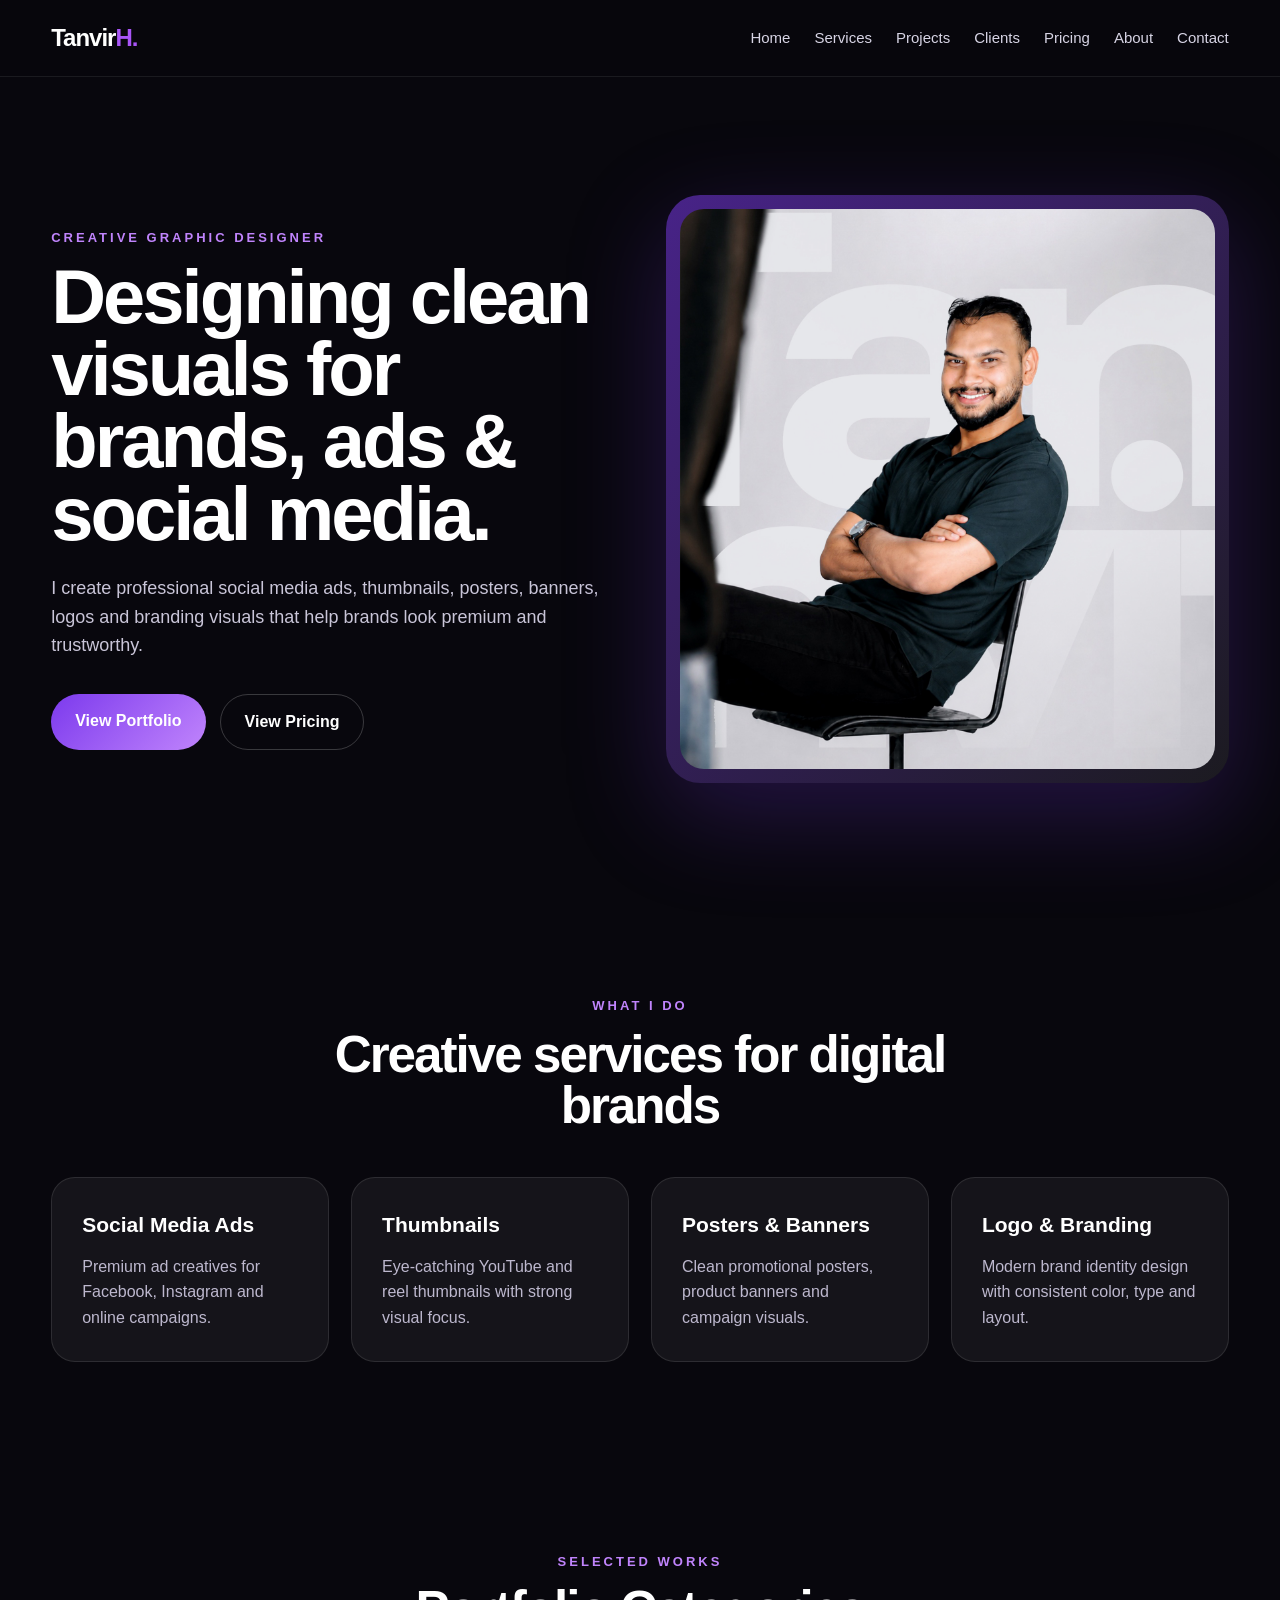
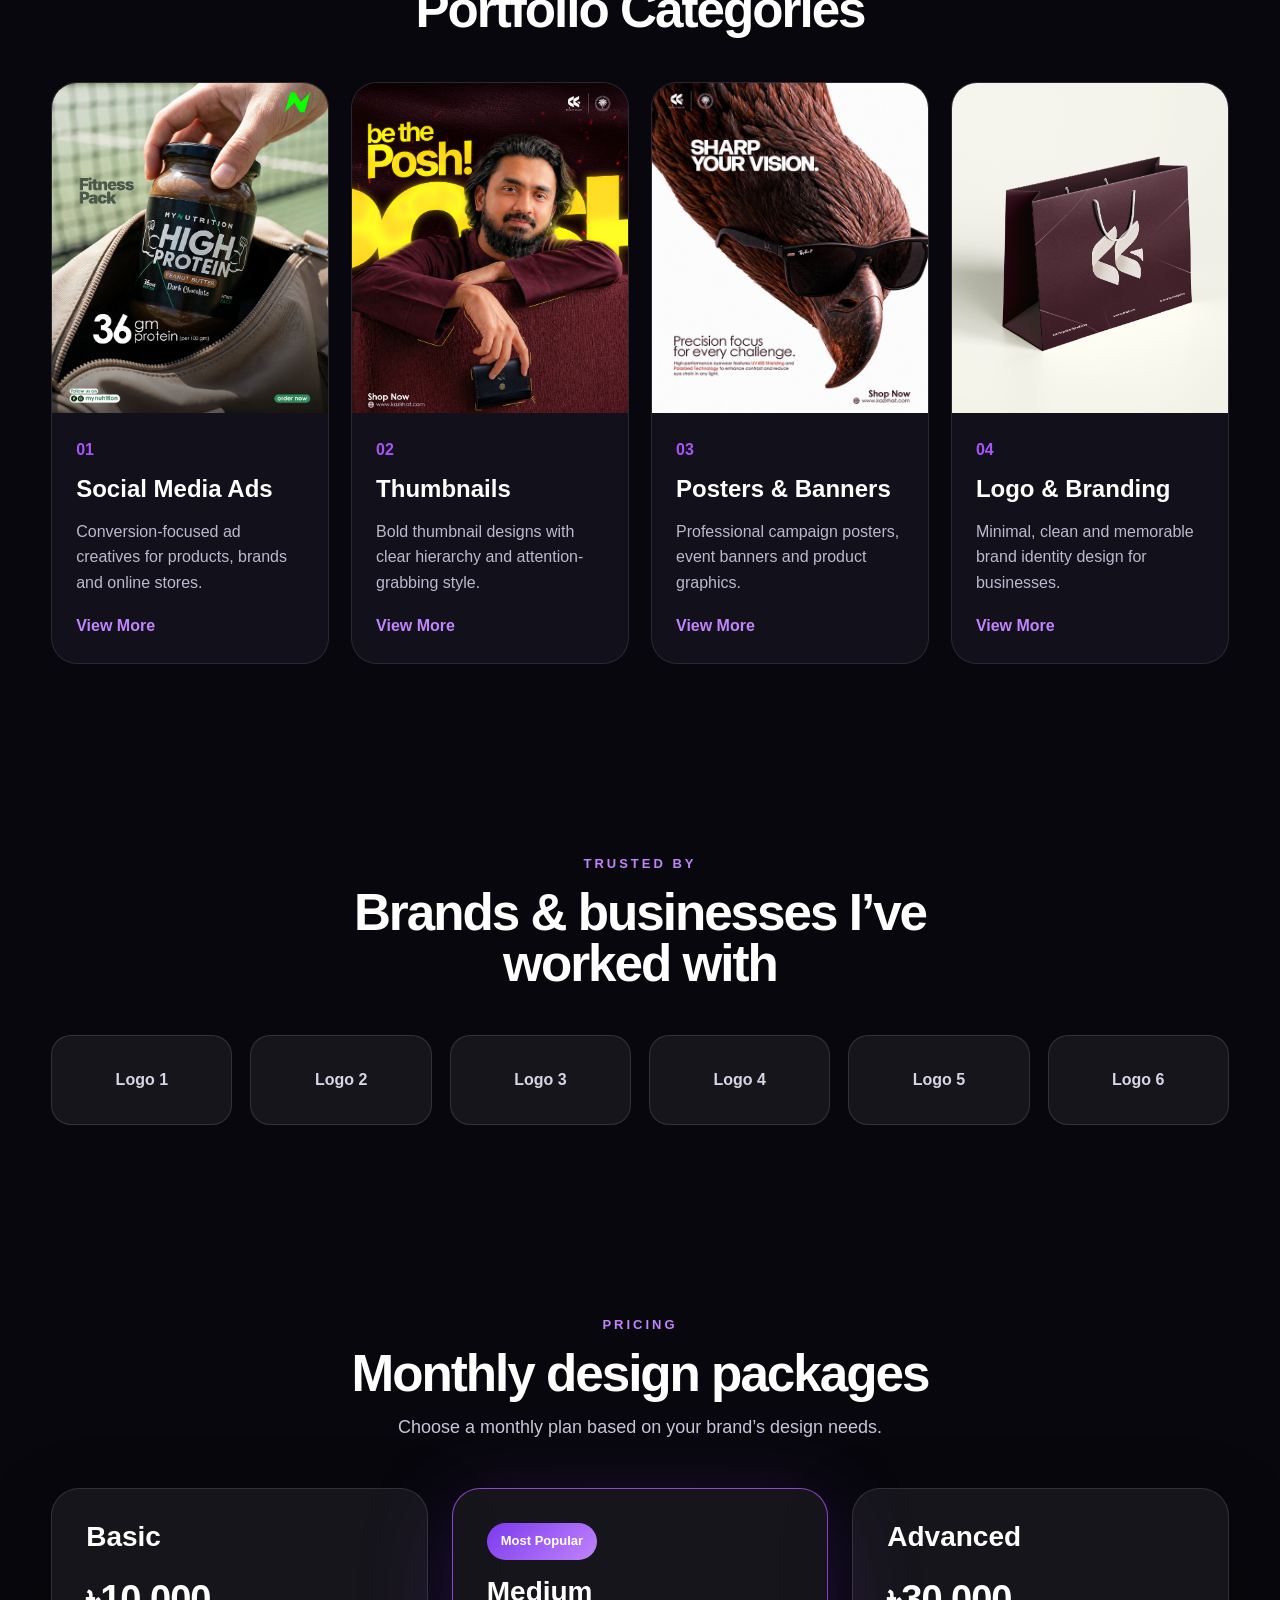
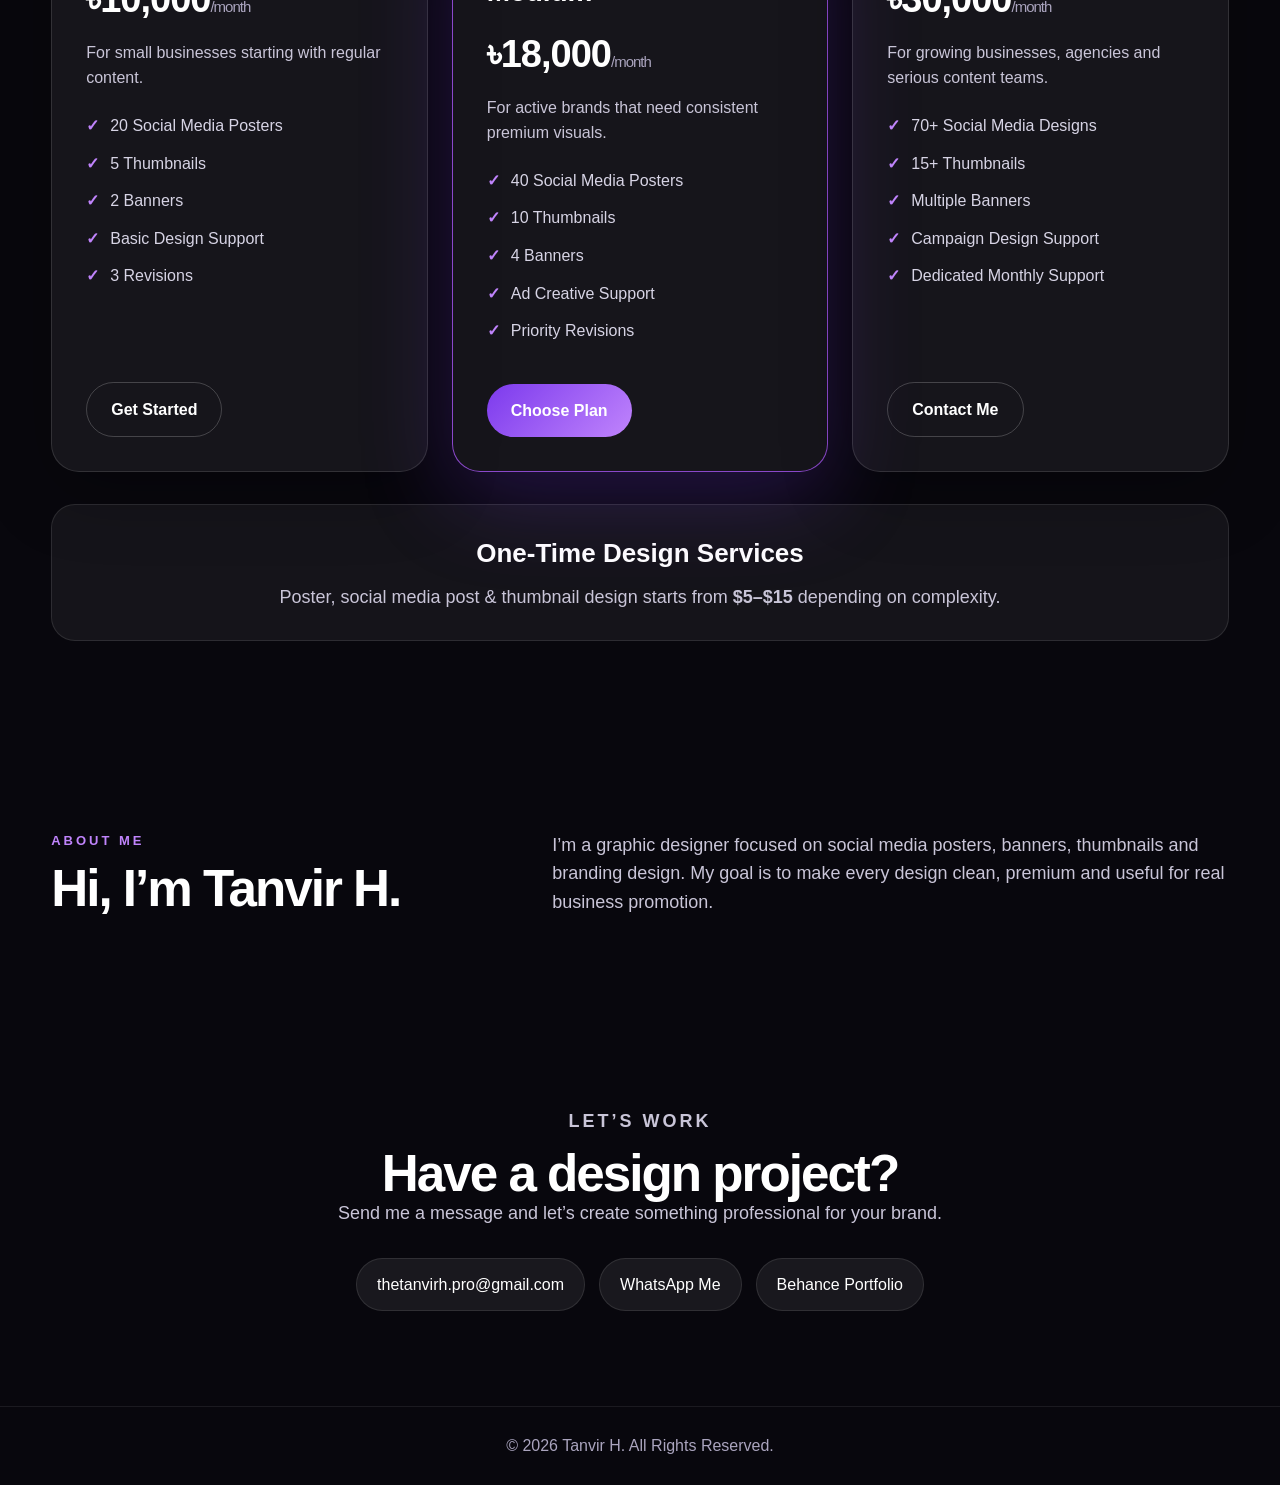
<file: index.html>
<!DOCTYPE html>
<html lang="en">
<head>
  <meta charset="UTF-8" />
  <meta name="viewport" content="width=device-width, initial-scale=1.0" />
  <title>Tanvir H. | Graphic Designer Portfolio</title>
  <link rel="stylesheet" href="style.css" />
</head>
<body>
  <header class="header">
    <nav class="navbar">
      <a href="#home" class="logo">Tanvir<span>H.</span></a>
      <div class="nav-links">
        <a href="#home">Home</a>
        <a href="#services">Services</a>
        <a href="#projects">Projects</a>
        <a href="#clients">Clients</a>
        <a href="#pricing">Pricing</a>
        <a href="#about">About</a>
        <a href="#contact">Contact</a>
      </div>
    </nav>
  </header>

  <main>
    <section id="home" class="hero">
      <div class="hero-content">
        <p class="eyebrow">Creative Graphic Designer</p>
        <h1>Designing clean visuals for brands, ads & social media.</h1>
        <p class="hero-text">I create professional social media ads, thumbnails, posters, banners, logos and branding visuals that help brands look premium and trustworthy.</p>
        <div class="hero-buttons">
          <a href="#projects" class="btn primary">View Portfolio</a>
          <a href="#pricing" class="btn secondary">View Pricing</a>
        </div>
      </div>
      <div class="hero-visual">
        <img src="assets/Tanvir h.jpg" alt="Tanvir H portfolio banner" />
      </div>
    </section>

    <section id="services" class="section">
      <div class="section-heading">
        <p class="eyebrow">What I Do</p>
        <h2>Creative services for digital brands</h2>
      </div>
      <div class="service-grid">
        <div class="service-card">
          <h3>Social Media Ads</h3>
          <p>Premium ad creatives for Facebook, Instagram and online campaigns.</p>
        </div>
        <div class="service-card">
          <h3>Thumbnails</h3>
          <p>Eye-catching YouTube and reel thumbnails with strong visual focus.</p>
        </div>
        <div class="service-card">
          <h3>Posters & Banners</h3>
          <p>Clean promotional posters, product banners and campaign visuals.</p>
        </div>
        <div class="service-card">
          <h3>Logo & Branding</h3>
          <p>Modern brand identity design with consistent color, type and layout.</p>
        </div>
      </div>
    </section>

    <section id="projects" class="section projects-section">
      <div class="section-heading">
        <p class="eyebrow">Selected Works</p>
        <h2>Portfolio Categories</h2>
      </div>

      <div class="project-grid">
        <article class="project-card">
          <img src="assets/projects/high protein ap26 copy.png" alt="Social media ads design" />
          <div class="project-content">
            <span>01</span>
            <h3>Social Media Ads</h3>
            <p>Conversion-focused ad creatives for products, brands and online stores.</p>
            <a href="social-media-ads.html">View More</a>
          </div>
        </article>

        <article class="project-card">
          <img src="assets/projects/be the posh thumbnail.png" alt="Thumbnail design" />
          <div class="project-content">
            <span>02</span>
            <h3>Thumbnails</h3>
            <p>Bold thumbnail designs with clear hierarchy and attention-grabbing style.</p>
            <a href="thumbnails.html">View More</a>
          </div>
        </article>

        <article class="project-card">
          <img src="assets/projects/IMG_7320.jpeg" alt="Poster and banner design" />
          <div class="project-content">
            <span>03</span>
            <h3>Posters & Banners</h3>
            <p>Professional campaign posters, event banners and product graphics.</p>
            <a href="posters-banners.html">View More</a>
          </div>
        </article>

        <article class="project-card">
          <img src="assets/projects/kazirhat shopping Bag Mockup copy 2.png" alt="Logo and branding design" />
          <div class="project-content">
            <span>04</span>
            <h3>Logo & Branding</h3>
            <p>Minimal, clean and memorable brand identity design for businesses.</p>
            <a href="logo-branding.html">View More</a>
          </div>
        </article>
      </div>
    </section>

    <section id="clients" class="section clients-section">
      <div class="section-heading">
        <p class="eyebrow">Trusted By</p>
        <h2>Brands & businesses I’ve worked with</h2>
      </div>

      <div class="client-logo-grid">
        <div class="client-logo">Logo 1</div>
        <div class="client-logo">Logo 2</div>
        <div class="client-logo">Logo 3</div>
        <div class="client-logo">Logo 4</div>
        <div class="client-logo">Logo 5</div>
        <div class="client-logo">Logo 6</div>
      </div>
    </section>

    <section id="pricing" class="section pricing-section">
      <div class="section-heading">
        <p class="eyebrow">Pricing</p>
        <h2>Monthly design packages</h2>
        <p>Choose a monthly plan based on your brand’s design needs.</p>
      </div>

      <div class="pricing-grid">
        <div class="pricing-card">
          <h3>Basic</h3>
          <p class="price">৳10,000<span>/month</span></p>
          <p class="pricing-text">For small businesses starting with regular content.</p>
          <ul>
            <li>20 Social Media Posters</li>
            <li>5 Thumbnails</li>
            <li>2 Banners</li>
            <li>Basic Design Support</li>
            <li>3 Revisions</li>
          </ul>
          <a href="#contact" class="btn secondary">Get Started</a>
        </div>

        <div class="pricing-card featured">
          <p class="badge">Most Popular</p>
          <h3>Medium</h3>
          <p class="price">৳18,000<span>/month</span></p>
          <p class="pricing-text">For active brands that need consistent premium visuals.</p>
          <ul>
            <li>40 Social Media Posters</li>
            <li>10 Thumbnails</li>
            <li>4 Banners</li>
            <li>Ad Creative Support</li>
            <li>Priority Revisions</li>
          </ul>
          <a href="#contact" class="btn primary">Choose Plan</a>
        </div>

        <div class="pricing-card">
          <h3>Advanced</h3>
          <p class="price">৳30,000<span>/month</span></p>
          <p class="pricing-text">For growing businesses, agencies and serious content teams.</p>
          <ul>
            <li>70+ Social Media Designs</li>
            <li>15+ Thumbnails</li>
            <li>Multiple Banners</li>
            <li>Campaign Design Support</li>
            <li>Dedicated Monthly Support</li>
          </ul>
          <a href="#contact" class="btn secondary">Contact Me</a>
        </div>
      </div>

      <div class="single-price">
        <h3>One-Time Design Services</h3>
        <p>Poster, social media post & thumbnail design starts from <strong>$5–$15</strong> depending on complexity.</p>
      </div>
    </section>

    <section id="about" class="section about">
      <div>
        <p class="eyebrow">About Me</p>
        <h2>Hi, I’m Tanvir H.</h2>
      </div>
      <p>I’m a graphic designer focused on social media posters, banners, thumbnails and branding design. My goal is to make every design clean, premium and useful for real business promotion.</p>
    </section>

    <section id="contact" class="section contact">
      <p class="eyebrow">Let’s Work</p>
      <h2>Have a design project?</h2>
      <p>Send me a message and let’s create something professional for your brand.</p>
      <div class="contact-box">
        <a href="mailto:thetanvirh.pro@gmail.com">thetanvirh.pro@gmail.com</a>
        <a href="https://wa.me/8801766286451?text=Hello%20Tanvir,%20I%20want%20to%20discuss%20a%20design%20project." target="_blank">WhatsApp Me</a>
        <a href="https://www.behance.net/ttanvirnd_" target="_blank">Behance Portfolio</a>
      </div>
    </section>
  </main>

  <footer class="footer">
    <p>© 2026 Tanvir H. All Rights Reserved.</p>
  </footer>
</body>
</html>
</file>
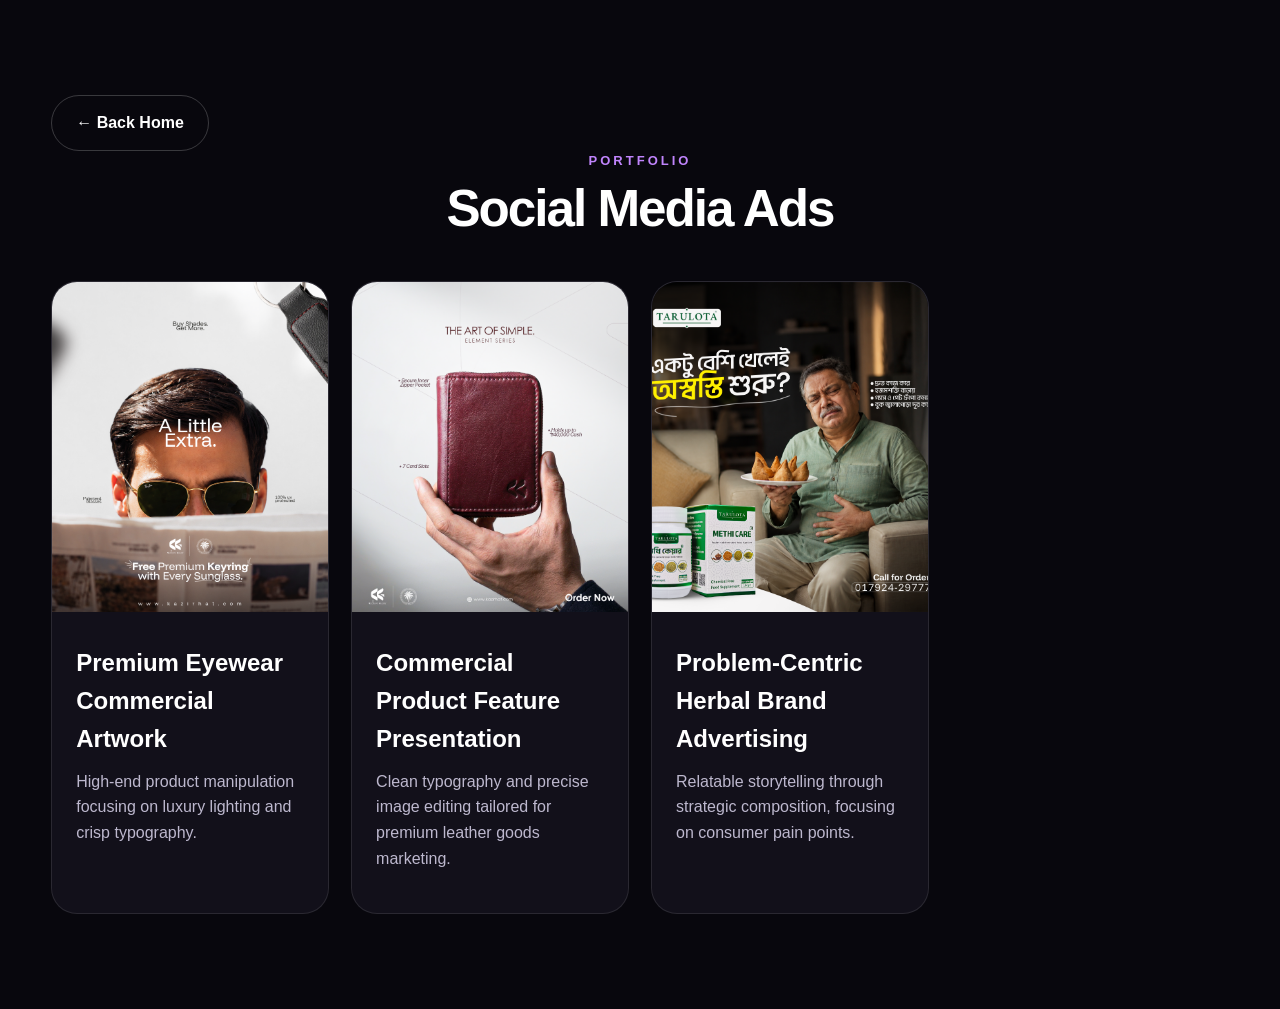
<file: social-media-ads.html>
<!DOCTYPE html>
<html lang="en"><head><meta charset="UTF-8"><meta name="viewport" content="width=device-width, initial-scale=1.0"><title>Social Media Ads | Tanvir H.</title><link rel="stylesheet" href="style.css"></head><body><section class="section"><a href="index.html" class="btn secondary">← Back Home</a><div class="section-heading"><p class="eyebrow">Portfolio</p><h2>Social Media Ads</h2></div><div class="project-grid"><article class="project-card"><img src="assets/projects/Sunglass June copy.png"><div class="project-content"><h3>Premium Eyewear Commercial Artwork</h3><p>High-end product manipulation focusing on luxury lighting and crisp typography.</p></div></article><article class="project-card"><img src="assets/projects/element march 2 copy.png"><div class="project-content"><h3>Commercial Product Feature Presentation</h3><p>Clean typography and precise image editing tailored for premium leather goods marketing.</p></div></article><article class="project-card"><img src="assets/projects/gastric problem methi june 1x1.png"><div class="project-content"><h3>Problem-Centric Herbal Brand Advertising</h3><p>Relatable storytelling through strategic composition, focusing on consumer pain points.</p></div></article></div></section></body></html>
</file>
<file: style.css>
* {
  margin: 0;
  padding: 0;
  box-sizing: border-box;
}

html {
  scroll-behavior: smooth;
}

body {
  font-family: Arial, sans-serif;
  background: #08070d;
  color: #ffffff;
  line-height: 1.6;
  overflow-x: hidden;
}

img {
  width: 100%;
  display: block;
}

a {
  text-decoration: none;
  color: inherit;
}

/* Header */
.header {
  position: sticky;
  top: 0;
  z-index: 100;
  background: rgba(8, 7, 13, 0.9);
  backdrop-filter: blur(14px);
  border-bottom: 1px solid rgba(255, 255, 255, 0.08);
}

.navbar {
  width: min(1180px, 92%);
  margin: auto;
  height: 76px;
  display: flex;
  align-items: center;
  justify-content: space-between;
}

.logo {
  font-size: 24px;
  font-weight: 800;
  letter-spacing: -1px;
}

.logo span {
  color: #a855f7;
}

.nav-links {
  display: flex;
  gap: 24px;
  font-size: 15px;
  color: #d7d4e5;
}

.nav-links a:hover {
  color: #a855f7;
}

/* Hero */
.hero {
  width: min(1180px, 92%);
  margin: auto;
  min-height: calc(100vh - 76px);
  display: grid;
  grid-template-columns: 1fr 1fr;
  gap: 52px;
  align-items: center;
  padding: 70px 0;
}

.eyebrow {
  color: #c084fc;
  text-transform: uppercase;
  font-size: 13px;
  letter-spacing: 3px;
  font-weight: 700;
  margin-bottom: 12px;
}

.hero h1 {
  font-size: clamp(42px, 6vw, 76px);
  line-height: 0.95;
  letter-spacing: -3px;
  margin-bottom: 24px;
}

.hero-text {
  color: #c9c5d8;
  font-size: 18px;
  max-width: 560px;
  margin-bottom: 34px;
}

.hero-buttons {
  display: flex;
  gap: 14px;
  flex-wrap: wrap;
}

.btn {
  display: inline-block;
  padding: 14px 24px;
  border-radius: 999px;
  font-weight: 700;
  transition: 0.25s ease;
}

.btn.primary {
  background: linear-gradient(135deg, #7c3aed, #c084fc);
  color: #fff;
}

.btn.secondary {
  border: 1px solid rgba(255,255,255,0.2);
  color: #fff;
}

.btn:hover {
  transform: translateY(-3px);
}

.hero-visual {
  padding: 14px;
  border-radius: 34px;
  background: linear-gradient(135deg, rgba(124,58,237,0.55), rgba(255,255,255,0.08));
  box-shadow: 0 30px 100px rgba(124,58,237,0.25);
}

.hero-visual img {
  height: 560px;
  object-fit: cover;
  border-radius: 24px;
}

/* Common Section */
.section {
  width: min(1180px, 92%);
  margin: auto;
  padding: 95px 0;
}

.section-heading {
  text-align: center;
  max-width: 720px;
  margin: 0 auto 46px;
}

.section-heading h2,
.about h2,
.contact h2 {
  font-size: clamp(34px, 4vw, 54px);
  line-height: 1;
  letter-spacing: -2px;
}

.section-heading p:not(.eyebrow) {
  color: #c9c5d8;
  font-size: 18px;
  margin-top: 14px;
}

/* Services */
.service-grid,
.project-grid {
  display: grid;
  grid-template-columns: repeat(4, 1fr);
  gap: 22px;
}

.service-card {
  padding: 30px;
  border-radius: 24px;
  background: rgba(255,255,255,0.055);
  border: 1px solid rgba(255,255,255,0.1);
}

.service-card h3 {
  font-size: 21px;
  margin-bottom: 12px;
}

.service-card p {
  color: #bdb8ce;
}

/* Projects */
.project-card {
  overflow: hidden;
  border-radius: 26px;
  background: #12101a;
  border: 1px solid rgba(255,255,255,0.1);
  transition: 0.25s ease;
}

.project-card:hover {
  transform: translateY(-8px);
  border-color: rgba(192,132,252,0.55);
}

.project-card img {
  height: 330px;
  object-fit: cover;
}

.project-content {
  padding: 24px;
}

.project-content span {
  color: #a855f7;
  font-weight: 800;
}

.project-content h3 {
  font-size: 24px;
  margin: 8px 0 10px;
}

.project-content p {
  color: #bdb8ce;
  margin-bottom: 18px;
}

.project-content a {
  color: #c084fc;
  font-weight: 800;
}

/* Clients */
.client-logo-grid {
  display: grid;
  grid-template-columns: repeat(6, 1fr);
  gap: 18px;
  margin-top: 40px;
}

.client-logo {
  min-height: 90px;
  border-radius: 20px;
  background: rgba(255,255,255,0.06);
  border: 1px solid rgba(255,255,255,0.12);
  display: flex;
  align-items: center;
  justify-content: center;
  color: #d7d4e5;
  font-weight: 700;
  text-align: center;
  padding: 20px;
}

.client-logo img {
  max-width: 120px;
  max-height: 55px;
  object-fit: contain;
}

/* Pricing */
.pricing-grid {
  display: grid;
  grid-template-columns: repeat(3, 1fr);
  gap: 24px;
  margin-top: 45px;
  align-items: stretch;
}

.pricing-card {
  position: relative;
  display: flex;
  flex-direction: column;
  padding: 34px;
  border-radius: 28px;
  background: rgba(255,255,255,0.06);
  border: 1px solid rgba(255,255,255,0.12);
  box-shadow: 0 20px 70px rgba(0,0,0,0.25);
}

.pricing-card.featured {
  border-color: rgba(168,85,247,0.8);
  box-shadow: 0 25px 90px rgba(124,58,237,0.25);
}

.badge {
  width: fit-content;
  background: linear-gradient(135deg, #7c3aed, #c084fc);
  color: #fff;
  padding: 8px 14px;
  border-radius: 999px;
  font-size: 13px;
  font-weight: 800;
  margin-bottom: 18px;
}

.pricing-card h3 {
  font-size: 28px;
  line-height: 1;
}

.price {
  font-size: 38px;
  font-weight: 800;
  letter-spacing: -1px;
  margin: 18px 0 10px;
}

.price span {
  font-size: 15px;
  color: #aaa4be;
  font-weight: 500;
}

.pricing-text {
  color: #c9c5d8;
  margin-bottom: 22px;
}

.pricing-card ul {
  list-style: none;
  margin: 0 0 28px;
  padding: 0;
}

.pricing-card li {
  color: #d7d4e5;
  font-size: 16px;
  margin-bottom: 12px;
  padding-left: 24px;
  position: relative;
}

.pricing-card li::before {
  content: "✓";
  position: absolute;
  left: 0;
  color: #c084fc;
  font-weight: 800;
}

.pricing-card .btn {
  margin-top: auto;
  text-align: center;
  width: fit-content;
}

.single-price {
  margin-top: 32px;
  padding: 28px;
  border-radius: 24px;
  background: rgba(255,255,255,0.055);
  border: 1px solid rgba(255,255,255,0.1);
  text-align: center;
}

.single-price h3 {
  font-size: 26px;
  margin-bottom: 8px;
}

.single-price p {
  color: #c9c5d8;
  font-size: 18px;
}

/* About */
.about {
  display: grid;
  grid-template-columns: 0.8fr 1.2fr;
  gap: 50px;
  align-items: start;
}

.about p:last-child,
.contact p {
  color: #c9c5d8;
  font-size: 18px;
}

/* Contact */
.contact {
  text-align: center;
}

.contact-box {
  margin-top: 30px;
  display: flex;
  justify-content: center;
  gap: 14px;
  flex-wrap: wrap;
}

.contact-box a {
  padding: 13px 20px;
  border-radius: 999px;
  background: rgba(255,255,255,0.07);
  border: 1px solid rgba(255,255,255,0.1);
  color: #fff;
}

/* Footer */
.footer {
  text-align: center;
  padding: 26px;
  color: #aaa4be;
  border-top: 1px solid rgba(255,255,255,0.08);
}

/* Tablet */
@media (max-width: 950px) {
  .hero,
  .about {
    grid-template-columns: 1fr;
  }

  .service-grid,
  .project-grid {
    grid-template-columns: repeat(2, 1fr);
  }

  .pricing-grid {
    grid-template-columns: 1fr;
  }

  .client-logo-grid {
    grid-template-columns: repeat(3, 1fr);
  }

  .hero-visual img {
    height: 430px;
  }
}

/* Mobile */
@media (max-width: 620px) {
  .nav-links {
    display: none;
  }

  .navbar {
    height: 72px;
  }

  .logo {
    font-size: 28px;
  }

  .hero {
    min-height: auto;
    padding: 52px 0;
    gap: 34px;
  }

  .hero h1 {
    font-size: 44px;
    letter-spacing: -2px;
  }

  .hero-text {
    font-size: 16px;
  }

  .hero-visual img {
    height: 340px;
  }

  .section {
    width: min(100% - 40px, 1180px);
    padding: 72px 0;
  }

  .section-heading {
    margin-bottom: 34px;
  }

  .section-heading h2,
  .about h2,
  .contact h2 {
    font-size: 42px;
    letter-spacing: -1.5px;
  }

  .section-heading p:not(.eyebrow) {
    font-size: 16px;
  }

  .service-grid,
  .project-grid,
  .pricing-grid {
    grid-template-columns: 1fr;
  }

  .project-card img {
    height: 260px;
  }

  .client-logo-grid {
    grid-template-columns: repeat(2, 1fr);
    gap: 14px;
  }

  .client-logo {
    min-height: 78px;
    border-radius: 16px;
    font-size: 14px;
  }

  .pricing-card {
    padding: 28px 24px;
    border-radius: 24px;
  }

  .pricing-card h3 {
    font-size: 28px;
  }

  .price {
    font-size: 32px;
  }

  .pricing-card li {
    font-size: 16px;
  }

  .pricing-card .btn {
    width: 100%;
  }

  .single-price {
    text-align: left;
    padding: 24px;
  }

  .contact-box {
    flex-direction: column;
  }

  .contact-box a {
    width: 100%;
  }
}
</file>
